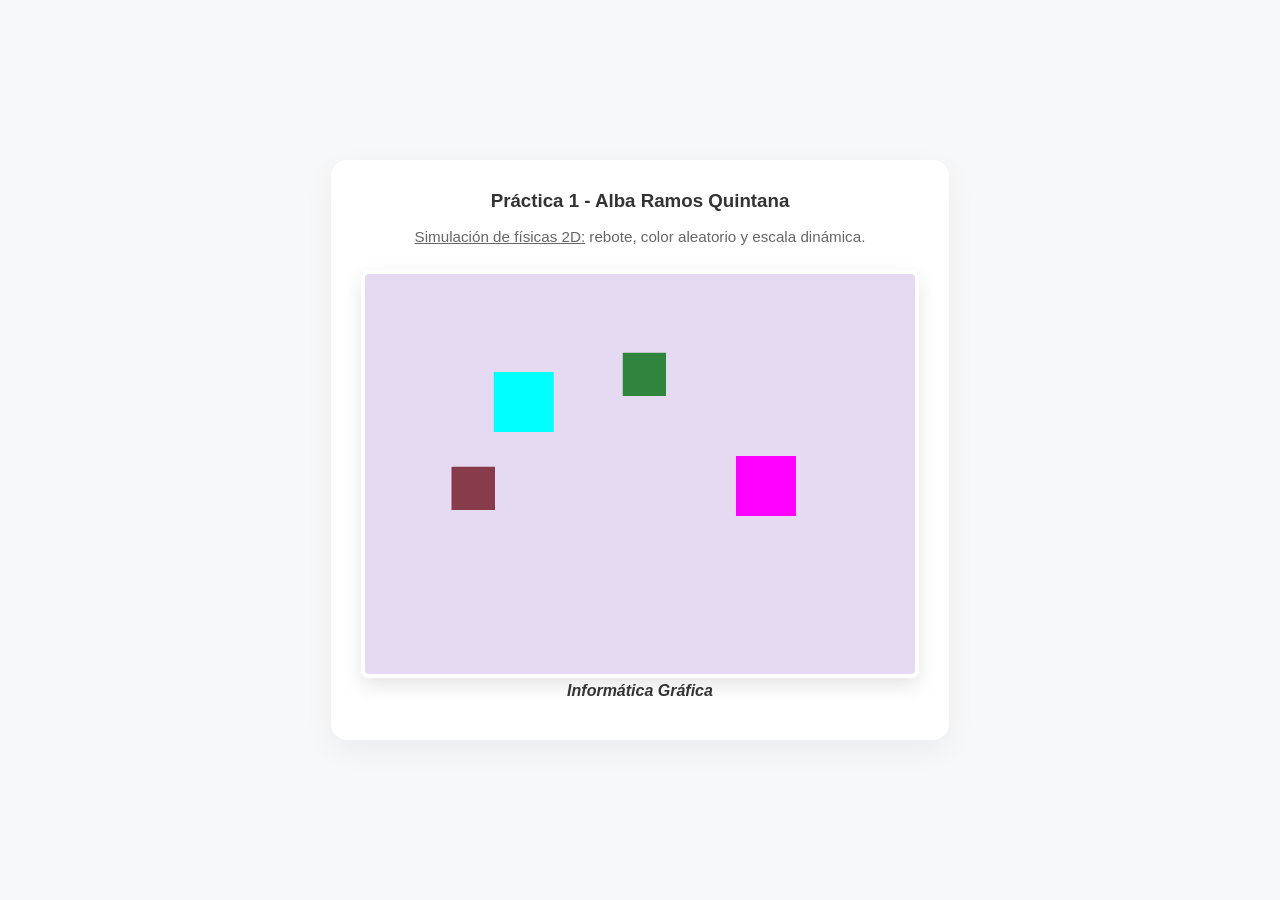
<file: P1/src/index.html>
<!DOCTYPE html>
<html lang="es">
  <head>
    <meta charset="UTF-8" />
    <meta name="viewport" content="width=device-width, initial-scale=1.0" />
    <title>Práctica 1 - Alba Ramos</title>

    <link rel="stylesheet" href="./styles.css" />
  </head>
  <body>
    <div class="contenedor">
      <h3>Práctica 1 - Alba Ramos Quintana</h3>

      <p>
        <u>Simulación de físicas 2D:</u> rebote, color aleatorio y escala
        dinámica.
      </p>

      <canvas id="my_Canvas" width="550" height="400"></canvas>
      <h4><i>Informática Gráfica</i></h4>
    </div>

    <script src="./index.js"></script>
  </body>
</html>
</file>
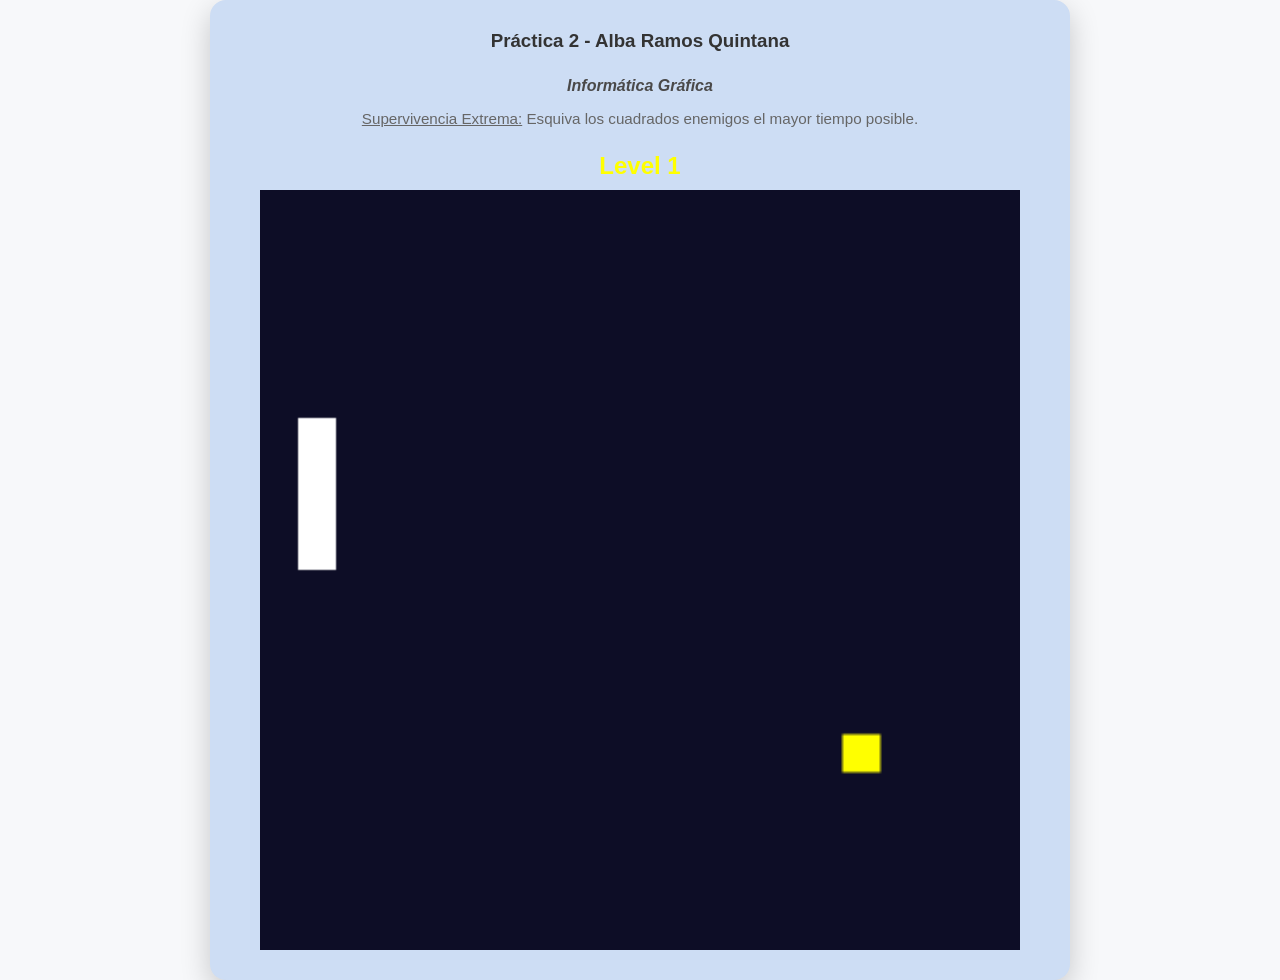
<file: P2/src/index.html>
<!DOCTYPE html>
<html lang="es">
  <head>
    <meta charset="UTF-8" />
    <meta name="viewport" content="width=device-width, initial-scale=1.0" />
    <title>Práctica 2 - Alba Ramos</title>
    <link rel="stylesheet" href="./styles.css" />
  </head>
  <body>
    <div class="contenedor">
      <h3>Práctica 2 - Alba Ramos Quintana</h3>
      <h4><i>Informática Gráfica</i></h4>

      <p>
        <u>Supervivencia Extrema:</u> Esquiva los cuadrados enemigos el mayor
        tiempo posible.
      </p>
      <h2 id="mensaje"></h2>

      <canvas
        style="width: 95%"
        width="400"
        height="400"
        id="my_Canvas"
      ></canvas>

      <button id="btnRestart" style="display: none">🔄️ Restart</button>
    </div>

    <script src="./index.js"></script>
  </body>
</html>
</file>
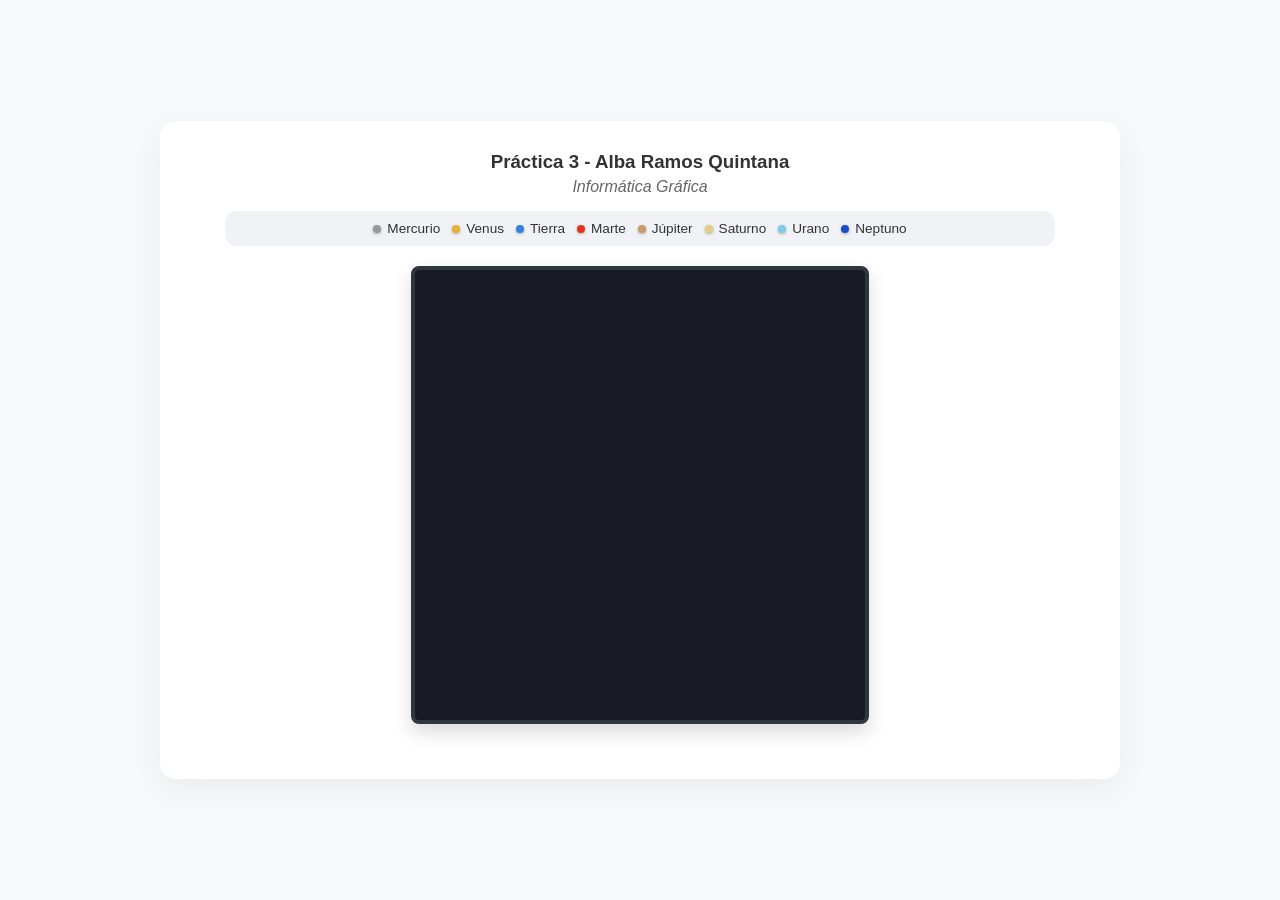
<file: P3/src/index.html>
<!DOCTYPE html>
<html lang="es">
  <head>
    <meta charset="UTF-8" />
    <meta name="viewport" content="width=device-width, initial-scale=1.0" />
    <title>Práctica 3 - Alba Ramos</title>
    <link rel="stylesheet" href="./styles.css" />
  </head>
  <body>
    <div class="contenedor">
      <h3>Práctica 3 - Alba Ramos Quintana</h3>
      <h4><i>Informática Gráfica</i></h4>


      <div class="leyenda">
        <span class="planeta"><span class="dot mercurio"></span> Mercurio</span>
        <span class="planeta"><span class="dot venus"></span> Venus</span>
        <span class="planeta"><span class="dot tierra"></span> Tierra</span>
        <span class="planeta"><span class="dot marte"></span> Marte</span>
        <span class="planeta"><span class="dot jupiter"></span> Júpiter</span>
        <span class="planeta"><span class="dot saturno"></span> Saturno</span>
        <span class="planeta"><span class="dot urano"></span> Urano</span>
        <span class="planeta"><span class="dot neptuno"></span> Neptuno</span>
      </div>

      <canvas
        style="width: 100%; max-width: 450px;"
        width="450"
        height="450"
        id="my_Canvas"
      ></canvas>

      <div id="gui-container"></div>
    </div>

    

    <script src="./index.js"></script>
  </body>
</html>
</file>
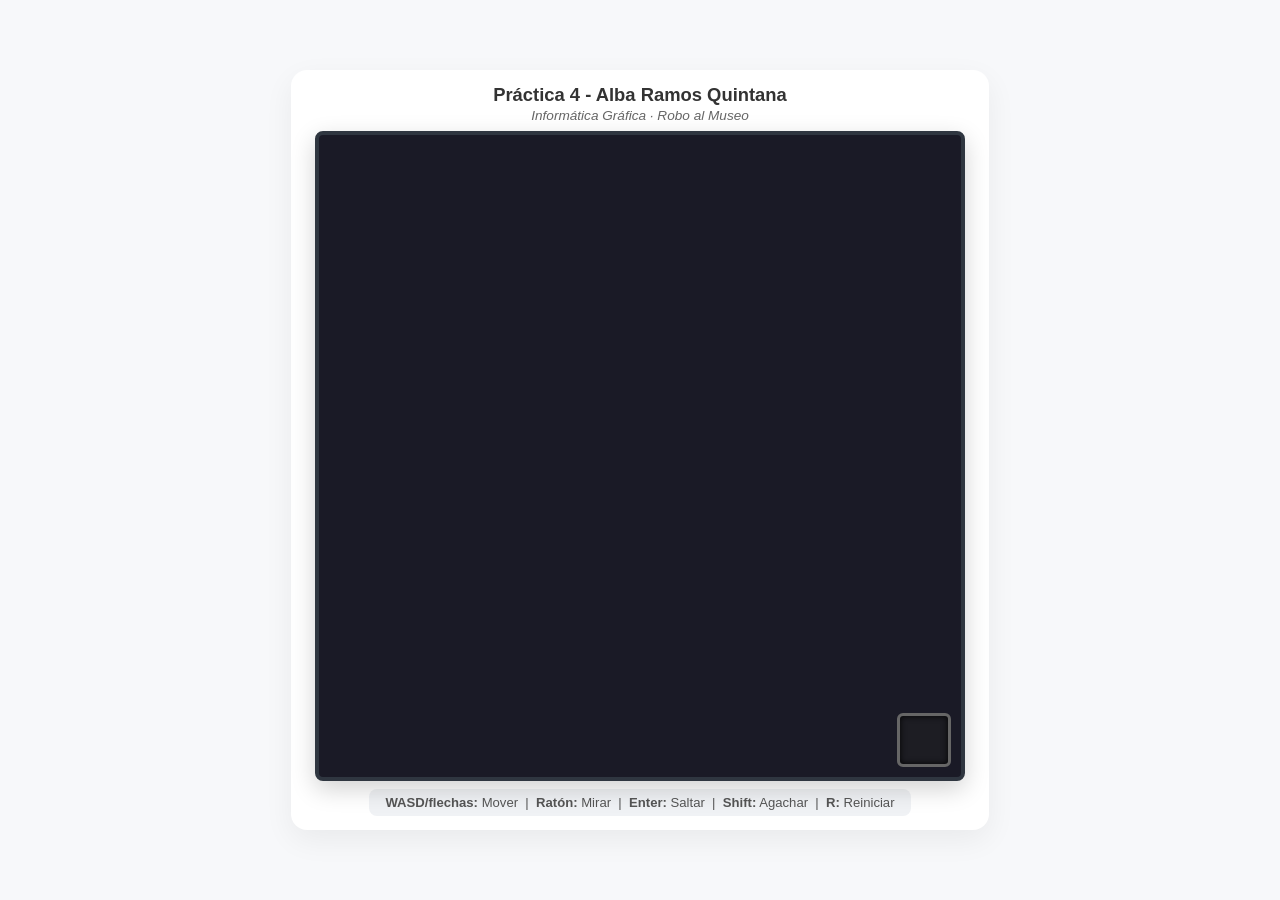
<file: P4/src/index.html>
<!DOCTYPE html>
<html lang="es">
  <head>
    <meta charset="UTF-8" />
    <meta name="viewport" content="width=device-width, initial-scale=1.0" />
    <title>Práctica 4 - Alba Ramos</title>
    <link rel="stylesheet" href="./styles.css" />
  </head>
  <body>
    <div class="contenedor">
      <h3>Práctica 4 - Alba Ramos Quintana</h3>
      <h4><i>Informática Gráfica · Robo al Museo</i></h4>

      <div class="canvas-wrapper">
        <canvas id="my_Canvas" width="600" height="600"></canvas>
        <div id="cartelFinal"></div>
        <div id="inventario"></div>
      </div>

      <div class="controles">
        <b>WASD/flechas:</b> Mover &nbsp;|&nbsp; 
        <b>Ratón:</b> Mirar &nbsp;|&nbsp; 
        <b>Enter:</b> Saltar &nbsp;|&nbsp; 
        <b>Shift:</b> Agachar &nbsp;|&nbsp; 
        <b>R:</b> Reiniciar
      </div>
    </div>

    <script src="./index.js"></script>
  </body>
</html>
</file>
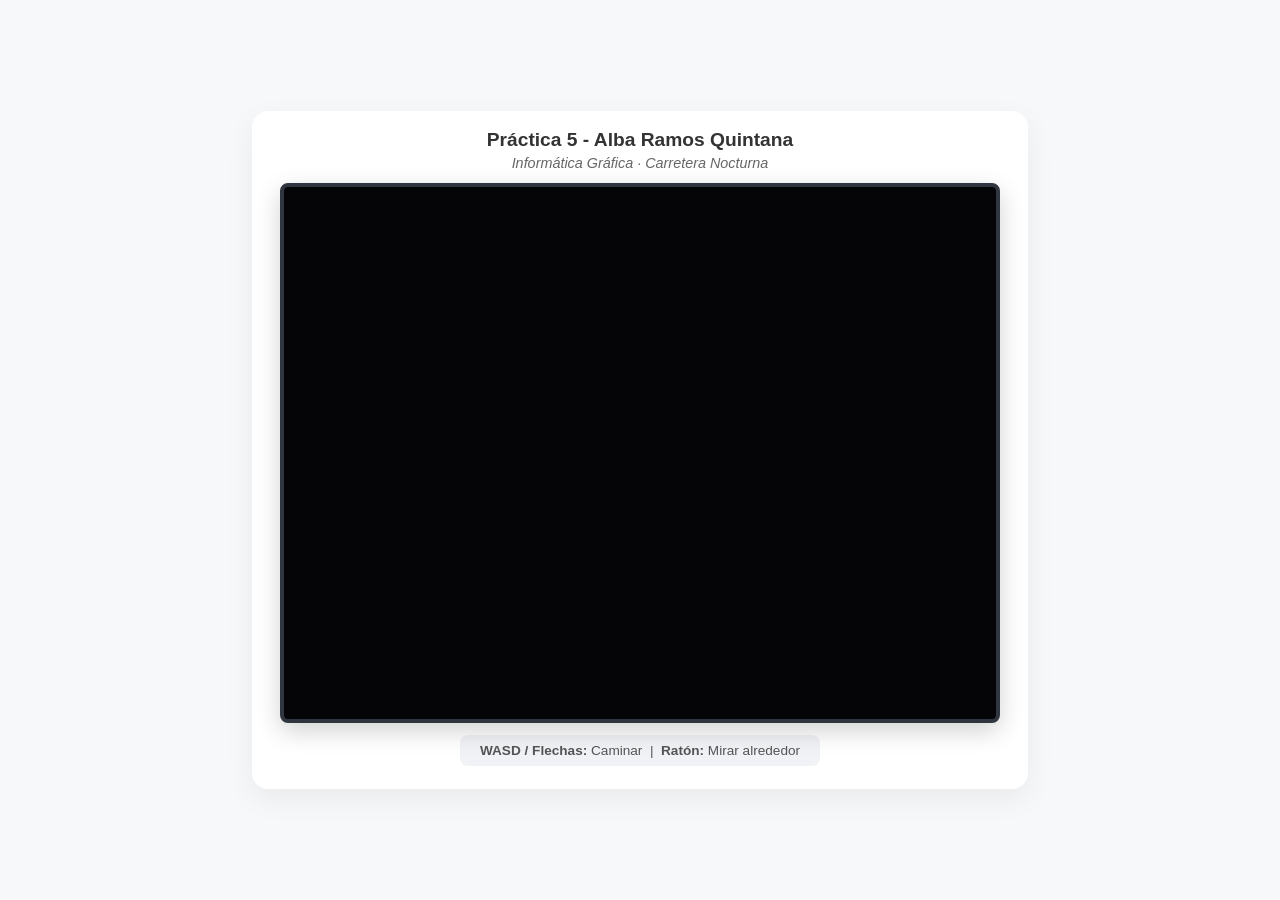
<file: P5/src/index.html>
<!DOCTYPE html>
<html lang="es">
  <head>
    <meta charset="UTF-8" />
    <meta name="viewport" content="width=device-width, initial-scale=1.0" />
    <title>Práctica 5 - Alba Ramos</title>
    <link rel="stylesheet" href="./styles.css" />
  </head>
  <body>
    <div class="contenedor">
      <h3>Práctica 5 - Alba Ramos Quintana</h3>
      <h4><i>Informática Gráfica · Carretera Nocturna</i></h4>

      <div class="canvas-wrapper">
        <canvas id="my_Canvas" width="720" height="540"></canvas>
        <div id="gui-container"></div>
      </div>

      <div class="controles">
        <b>WASD / Flechas:</b> Caminar &nbsp;|&nbsp; 
        <b>Ratón:</b> Mirar alrededor
      </div>
    </div>



    <script src="./index.js"></script>
  </body>
</html>
</file>
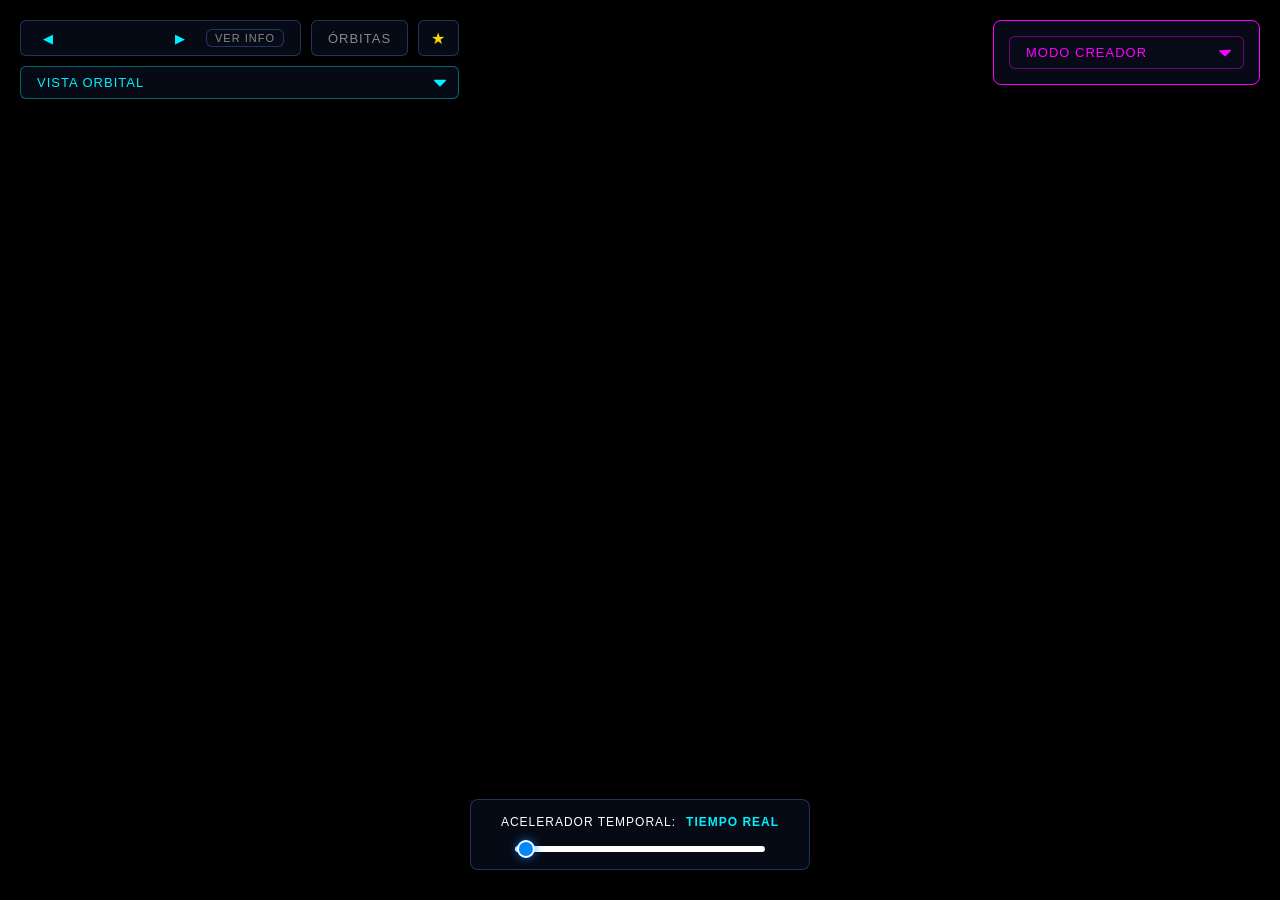
<file: P6/src/index.html>
<html>
  <head>
    <title>Práctica 6 IG - Alba Ramos Quintana</title>
    <meta charset="UTF-8" />
    <link rel="stylesheet" href="styles.css" />
  </head>

  <body>
    <div id="panel-superior">
      <div class="botones-fila">
        <div id="selector-hud" class="btn-espacial" style="display: flex; align-items: center; gap: 10px;">
          <button id="btnAnterior" style="background:transparent; border:none; color:#00f0ff; cursor:pointer;">◀</button>
          <span id="nombreAstroSlider" style="color: #00f0ff; font-weight: bold; min-width: 90px; text-align: center;"></span>
          <button id="btnSiguiente" style="background:transparent; border:none; color:#00f0ff; cursor:pointer;">▶</button>
          <button id="btnVerInfoSlider" class="btn-espacial" style="padding: 2px 8px; font-size: 11px; margin-left: 5px;">Ver Info</button>
        </div>
        
        <button type="button" class="btn-espacial" id="btnOrbitas">Órbitas</button>

        <button type="button" class="btn-espacial" id="btnConstelaciones" title="Activar Constelaciones" style="font-size: 16px; color: #ffd700; padding: 6px 12px;">★</button>

      </div>
      
      <select id="selectorCamara" class="btn-espacial select-camara">
        <option value="orbitar">Vista Orbital</option>
        <option value="pilotar">Pilotar Nave</option>
      </select>
    </div>

    <div id="panel-creador">
      <div id="herramientas-creador" style="display: flex; flex-direction: column; gap: 8px; background: rgba(8, 12, 25, 0.9); padding: 15px; border: 1px solid #ff00ff; border-radius: 8px;">
        
        <select id="selectorHerramientas" class="btn-espacial select-creador">
          <option value="" disabled selected hidden>MODO CREADOR</option>
          <option value="añadir">+ Crear Astro</option>
          <option value="borrar">Borrar Seleccionado</option>
        </select>
        
        <div id="panel-analisis" style="margin-top: 15px; border-top: 1px solid #555; padding-top: 10px; font-size: 13px; color: #ddd; display: none;">
          <div style="color: #ff00ff; font-weight: bold; margin-bottom: 5px;">ANÁLISIS</div>
          <div>Distancia al Sol: <strong id="exo-dist">--</strong></div>
          <div>Clima: <strong id="exo-clima">--</strong></div>
          <div>Habitabilidad: <strong id="exo-hab">--</strong></div>
        </div>
      </div>
    </div>

    <div id="hud-controles">
      <label for="sliderVelocidad">
        Acelerador Temporal: <span id="valorVelocidad" style="color:#00f0ff; font-weight:bold;">Tiempo Real</span>
        <button id="btnReset" title="Volver a Tiempo Real" style="display: none;">↺</button>
      </label>
      <input type="range" id="sliderVelocidad" class="rango-velocidad" min="0" max="0.01" step="0.0001" value="0.0001">
    </div>

    <div id="hud-proximidad" style="display: none;">
      Estás cerca de: <span id="prox-nombre" style="color: #00f0ff;">PLANETA</span>
      <br><span style="font-size: 10px; color: #aaaaaa;">(Pulsa la barra ESPACIADORA para analizar)</span>
    </div>

    <div id="panel-info" style="display: none;">
      <h2 id="info-titulo" style="margin-top: 0; color: #00f0ff; text-transform: uppercase;">PLANETA</h2>
      <div id="info-desc" style="font-size: 14px; line-height: 1.5; text-align: left;">
 
      </div>
      <button id="btnCerrarInfo" class="btn-espacial" style="margin-top: 20px; width: 100%;">Cerrar</button>
    </div>

    <div id="toast-controles" class="toast-controles">
      <h3 id="toast-titulo">MODO</h3>
      <p id="toast-desc">Controles</p>
    </div>    

    <script src="main.js" type="module"></script>
  </body>
</html>
</file>
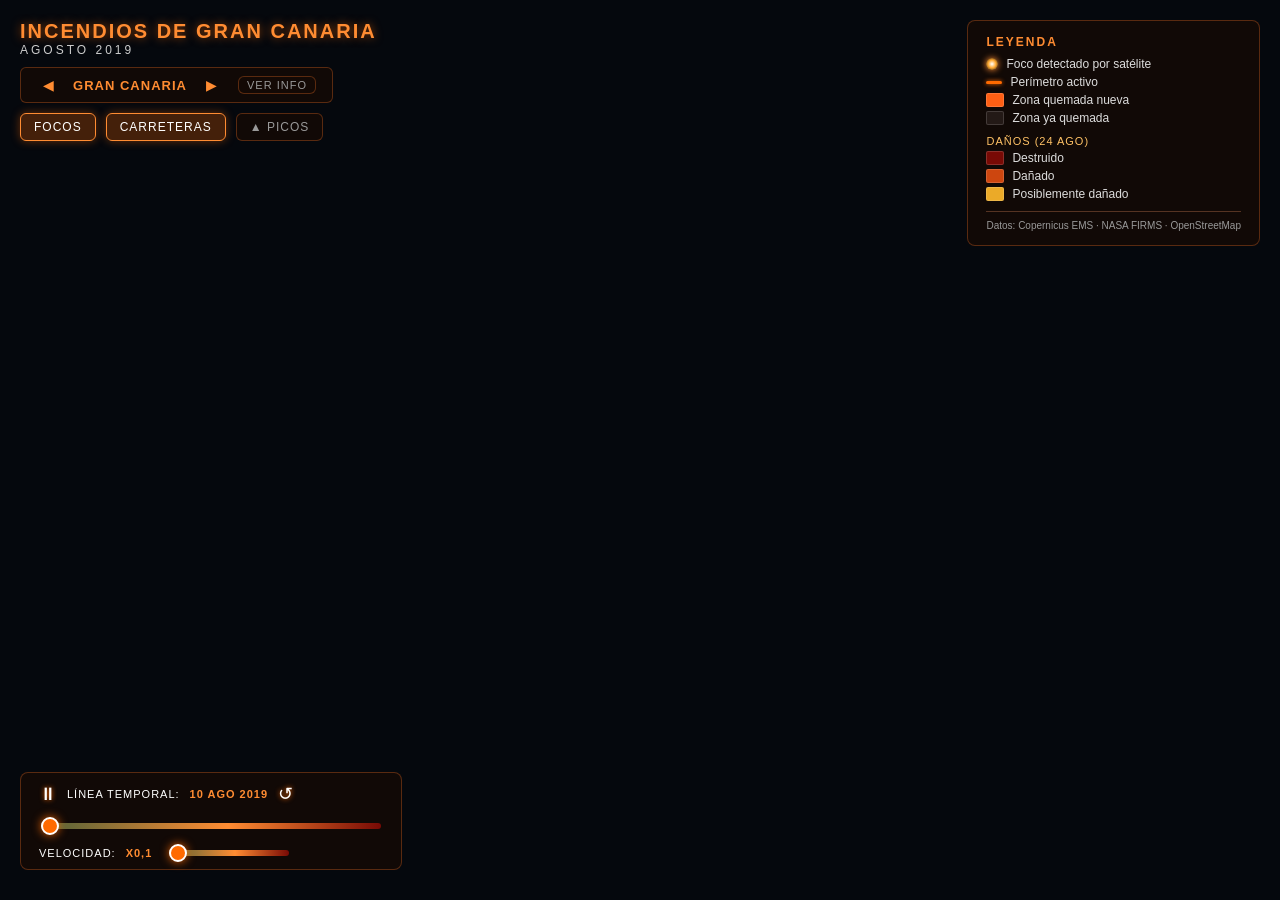
<file: P7/src/index.html>
<html>
  <head>
    <title>Práctica 7 IG - Incendios de Gran Canaria 2019 - Alba Ramos Quintana</title>
    <meta charset="UTF-8" />
    <link rel="stylesheet" href="styles.css" />
  </head>

  <body>
    <div id="app"></div>

    <div id="panel-superior">
      <div id="titulo">
        INCENDIOS DE GRAN CANARIA
        <span class="subtitulo">Agosto 2019</span>
      </div>

      <div class="botones-fila">
        <div id="selector-hud" class="btn-fuego" style="display: flex; align-items: center; gap: 10px;">
          <button id="btnAnterior" class="flecha">◀</button>
          <span id="nombreZonaSlider" class="nombre-zona">GRAN CANARIA</span>
          <button id="btnSiguiente" class="flecha">▶</button>
          <button id="btnVerInfo" class="btn-fuego" style="padding: 2px 8px; font-size: 11px; margin-left: 5px;">Ver Info</button>
        </div>
      </div>

      <div class="botones-fila">
        <button type="button" class="btn-fuego btn-capa activo" id="btnBrasas" title="Focos de calor NASA FIRMS">Focos</button>
        <button type="button" class="btn-fuego btn-capa activo" id="btnOSM" title="Carreteras y edificios de OpenStreetMap">Carreteras</button>
        <button type="button" class="btn-fuego btn-capa" id="btnPicos" title="Picos de referencia">▲ Picos</button>
      </div>
    </div>

    <!-- LEYENDA -->
    <div id="panel-leyenda">
      <div class="leyenda-titulo">LEYENDA</div>
      <div class="leyenda-item"><span class="muestra brasa"></span> Foco detectado por satélite</div>
      <div class="leyenda-item"><span class="muestra linea"></span> Perímetro activo</div>
      <div class="leyenda-item"><span class="muestra" style="background: rgb(255, 95, 20);"></span> Zona quemada nueva</div>
      <div class="leyenda-item"><span class="muestra" style="background: rgb(35, 25, 22);"></span> Zona ya quemada</div>
      <div class="leyenda-subtitulo">Daños (24 ago)</div>
      <div class="leyenda-item"><span class="muestra" style="background: rgb(120, 10, 5);"></span> Destruido</div>
      <div class="leyenda-item"><span class="muestra" style="background: rgb(205, 70, 15);"></span> Dañado</div>
      <div class="leyenda-item"><span class="muestra" style="background: rgb(235, 170, 40);"></span> Posiblemente dañado</div>
      <div class="leyenda-fuente">Datos: Copernicus EMS · NASA FIRMS · OpenStreetMap</div>
    </div>

    <!-- CONTROLES INFERIORES -->
    <div id="hud-controles">
      <label for="sliderTiempo">
        <button id="btnPlay" title="Pausa / Reproducir">⏸</button>
        Línea temporal: <span id="valorTiempo" class="valor">10 ago 2019</span>
        <button id="btnReset" title="Volver al inicio">↺</button>
      </label>
      <input type="range" id="sliderTiempo" class="rango" min="0" max="21600" step="20" value="0" list="marcasTiempo" />
      <datalist id="marcasTiempo"></datalist>

      <div class="fila-controles">
        <label for="sliderVelocidad">
          Velocidad: <span id="valorVelocidad" class="valor">x0,1</span>
        </label>
        <input type="range" id="sliderVelocidad" class="rango rango-corto" min="0.1" max="1" step="0.05" value="0.1" />
      </div>
    </div>

    <!-- FICHA DE CADA INCENDIO -->
    <div id="panel-info" style="display: none;">
      <h2 id="info-titulo">INCENDIO</h2>
      <div id="info-desc"></div>
      <button id="btnCerrarInfo" class="btn-fuego" style="margin-top: 20px; width: 100%;">Cerrar</button>
    </div>

    <!-- AVISO DE CONTROLES -->
    <div id="toast-controles" class="toast-controles">
      <h3 id="toast-titulo">CONTROLES</h3>
      <p id="toast-desc">Controles</p>
    </div>

    <!--S8-->
    <script src="main.js" type="module"></script>
  </body>
</html>
</file>
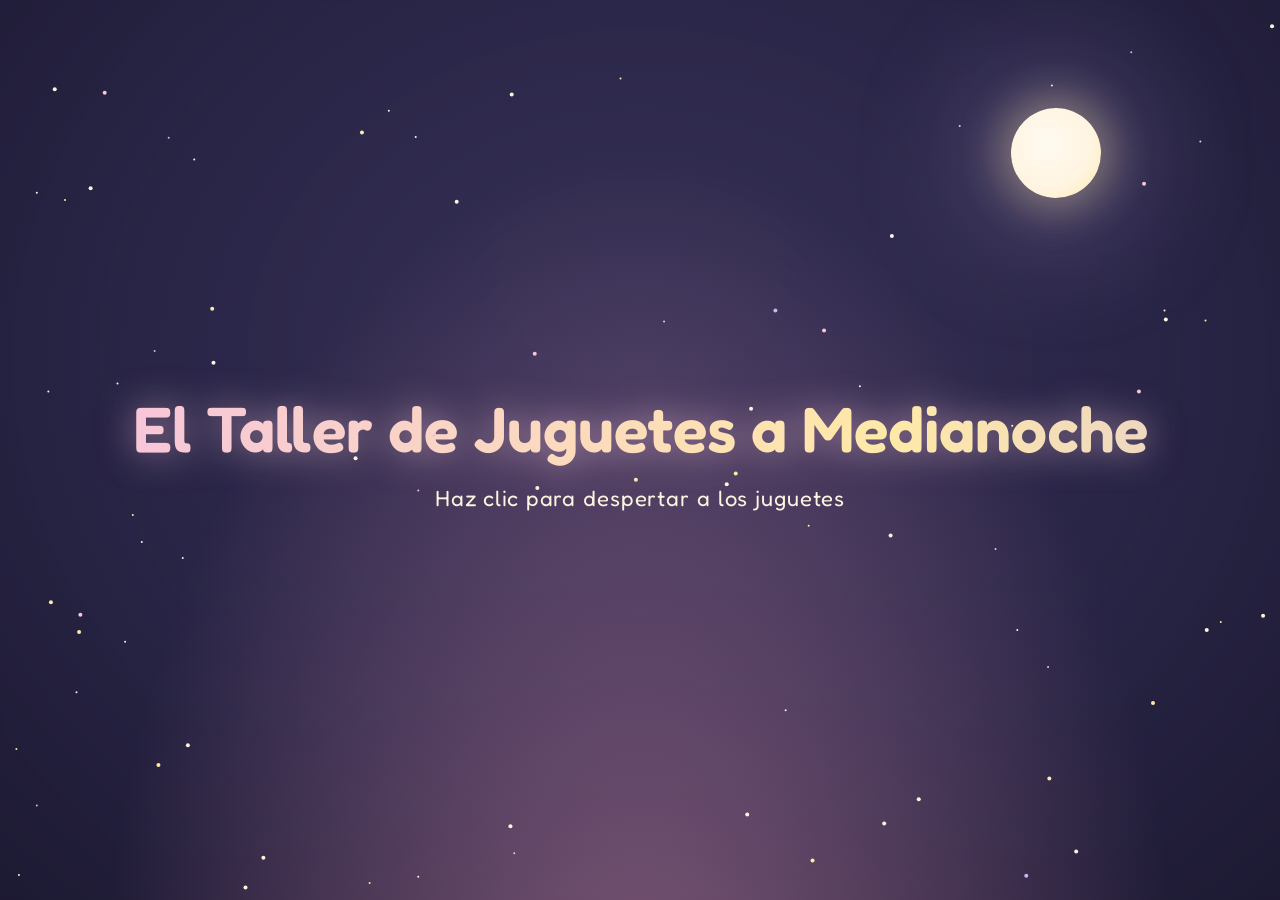
<file: P9/src/index.html>
<!DOCTYPE html>
<html lang="es">
  <head>
    <meta charset="UTF-8" />
    <meta name="viewport" content="width=device-width, initial-scale=1.0" />
    <title>Práctica 9 IG - Alba Ramos Quintana</title>
    <link rel="preconnect" href="https://fonts.googleapis.com" />
    <link rel="preconnect" href="https://fonts.gstatic.com" crossorigin />
    <link href="https://fonts.googleapis.com/css2?family=Fredoka:wght@500;600&display=swap" rel="stylesheet" />
    <link rel="stylesheet" href="./styles.css" />
  </head>
  <body>
    <div id="inicio">
      <div class="luna"></div>
      <h1>El Taller de Juguetes a Medianoche</h1>
      <p>Haz clic para despertar a los juguetes</p>
    </div>

    <div id="toast">
      <b>Ratón</b> girar y zoom · <b>Doble clic</b> lanzar pelotita · <b>R</b> reiniciar · <b>G</b> grabar
    </div>
    <div id="rec">● REC</div>

    <script src="./main.js"></script>
  </body>
</html>
</file>
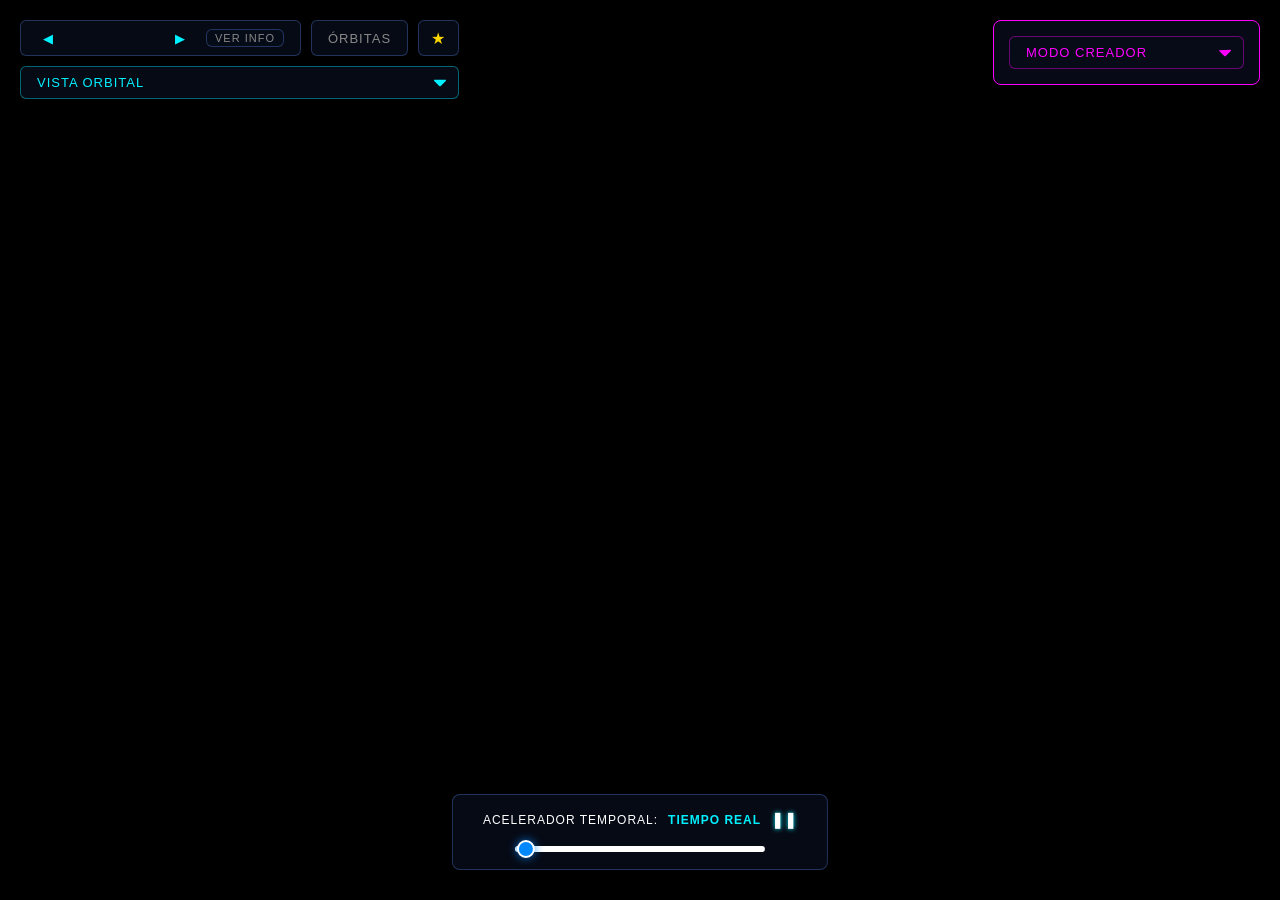
<file: P8/extra/src/index.html>
<html>
  <head>
    <title>Práctica 8 IG - Alba Ramos Quintana</title>
    <meta charset="UTF-8" />
    <link rel="stylesheet" href="styles.css" />
  </head>

  <body>
    <div id="panel-superior">
      <div class="botones-fila">
        <div id="selector-hud" class="btn-espacial" style="display: flex; align-items: center; gap: 10px;">
          <button id="btnAnterior" style="background:transparent; border:none; color:#00f0ff; cursor:pointer;">◀</button>
          <span id="nombreAstroSlider" style="color: #00f0ff; font-weight: bold; min-width: 90px; text-align: center;"></span>
          <button id="btnSiguiente" style="background:transparent; border:none; color:#00f0ff; cursor:pointer;">▶</button>
          <button id="btnVerInfoSlider" class="btn-espacial" style="padding: 2px 8px; font-size: 11px; margin-left: 5px;">Ver Info</button>
        </div>
        
        <button type="button" class="btn-espacial" id="btnOrbitas">Órbitas</button>

        <button type="button" class="btn-espacial" id="btnConstelaciones" title="Activar Constelaciones" style="font-size: 16px; color: #ffd700; padding: 6px 12px;">★</button>

      </div>
      
      <select id="selectorCamara" class="btn-espacial select-camara">
        <option value="orbitar">Vista Orbital</option>
        <option value="pilotar">Pilotar Nave</option>
      </select>
    </div>

    <div id="panel-creador">
      <div id="herramientas-creador" style="display: flex; flex-direction: column; gap: 8px; background: rgba(8, 12, 25, 0.9); padding: 15px; border: 1px solid #ff00ff; border-radius: 8px;">
        
        <select id="selectorHerramientas" class="btn-espacial select-creador">
          <option value="" disabled selected hidden>MODO CREADOR</option>
          <option value="añadir">+ Crear Astro</option>
          <option value="borrar">Borrar Seleccionado</option>
        </select>
        
        <div id="panel-analisis" style="margin-top: 15px; border-top: 1px solid #555; padding-top: 10px; font-size: 13px; color: #ddd; display: none;">
          <div style="color: #ff00ff; font-weight: bold; margin-bottom: 5px;">ANÁLISIS</div>
          <div>Distancia al Sol: <strong id="exo-dist">--</strong></div>
          <div>Clima: <strong id="exo-clima">--</strong></div>
          <div>Habitabilidad: <strong id="exo-hab">--</strong></div>
        </div>
      </div>
    </div>

    <div id="hud-controles">
      <label for="sliderVelocidad">
        Acelerador Temporal: <span id="valorVelocidad" style="color:#00f0ff; font-weight:bold;">Tiempo Real</span>
        <button id="btnPausa" title="Pausar">❚❚</button>
        <button id="btnReset" title="Volver a Tiempo Real" style="display: none;">↺</button>
      </label>
      <input type="range" id="sliderVelocidad" class="rango-velocidad" min="0" max="0.01" step="0.0001" value="0.0001">
    </div>

    <div id="aviso-choque">⚠ CUIDADO ⚠</div>

    <div id="hud-proximidad" style="display: none;">
      Estás cerca de: <span id="prox-nombre" style="color: #00f0ff;">PLANETA</span>
      <br><span style="font-size: 10px; color: #aaaaaa;">(Pulsa la barra ESPACIADORA para analizar)</span>
    </div>

    <div id="panel-info" style="display: none;">
      <h2 id="info-titulo" style="margin-top: 0; color: #00f0ff; text-transform: uppercase;">PLANETA</h2>
      <div id="info-desc" style="font-size: 14px; line-height: 1.5; text-align: left;">
 
      </div>
      <button id="btnCerrarInfo" class="btn-espacial" style="margin-top: 20px; width: 100%;">Cerrar</button>
    </div>

    <div id="toast-controles" class="toast-controles">
      <h3 id="toast-titulo">MODO</h3>
      <p id="toast-desc">Controles</p>
    </div>    

    <script src="main.js" type="module"></script>
  </body>
</html>
</file>
<file: P1/src/styles.css>
body {
  margin: 0;
  min-height: 100vh;
  display: flex;
  flex-direction: column;
  align-items: center;
  justify-content: center;
  background-color: #f7f8fa;
  font-family: "Segoe UI", Roboto, Helvetica, Arial, sans-serif;
}

.contenedor {
  background: white;
  padding: 30px;
  border-radius: 16px;
  box-shadow: 0 10px 30px rgba(0, 0, 0, 0.05);
  text-align: center;
}

h3 {
  margin: 0 0 10px 0;
  color: #333;
  font-weight: 600;
}

h4 {
  margin: 0 0 10px 0;
  color: #333;
  font-weight: 600;
}

p {
  color: #666;
  font-size: 0.95em;
  margin-bottom: 25px;
}

canvas {
  border-radius: 8px;
  box-shadow: 0 8px 20px rgba(0, 0, 0, 0.1);
  border: 4px solid white;
}
</file>
<file: P2/src/styles.css>
body {
  margin: 0;
  min-height: 100vh;
  display: flex;
  flex-direction: column;
  align-items: center;
  justify-content: center;
  background-color: #f7f8fa;
  font-family: "Segoe UI", Roboto, Helvetica, Arial, sans-serif;
}

.contenedor {
  background: #cdddf4;
  padding: 30px;
  border-radius: 16px;
  box-shadow: 0 10px 30px rgba(0, 0, 0, 0.2);
  text-align: center;
  display: flex;
  flex-direction: column;
  align-items: center;
  width: 90%;
  max-width: 800px;
}

h2 {
  margin: 0 0 10px 0;
  font-weight: 600;
}

h3 {
  margin: 0 0 10px 0;
  color: #333;
  font-weight: 600;
}

h4 {
  margin: 15px 0 0 0;
  color: #4a4949;
  font-weight: 600;
}

p {
  color: #666;
  font-size: 0.95em;
  margin-bottom: 25px;
}

#btnRestart {
  background-color: #c2bebf;
  color: white;
  border: none;
  padding: 10px 20px;
  font-size: 1em;
  font-weight: bold;
  border-radius: 8px;
  cursor: pointer;
  margin-bottom: 10px;
  box-shadow: 0 4px 10px rgba(33, 33, 33, 0.3);
  transition: transform 0.2s, background-color 0.2s;
}

#btnRestart:hover {
  background-color: #ff6b81;
  transform: scale(1.05);
}
</file>
<file: P3/src/styles.css>
body {
    margin: 0;
    min-height: 100vh;
    display: flex;
    flex-direction: column;
    align-items: center;
    justify-content: center;
    background-color: #f7f8fa;
    font-family: "Segoe UI", Roboto, Helvetica, Arial, sans-serif;
  }
  
  .contenedor {
    background: white;
    padding: 30px;
    border-radius: 16px;
    box-shadow: 0 10px 30px rgba(0, 0, 0, 0.05);
    text-align: center;
    display: flex;
    flex-direction: column;
    align-items: center;
    width: 90%;
    max-width: 900px;
    position: relative;
  }
  
  h3 {
    margin: 0 0 5px 0;
    color: #333;
    font-weight: 600;
  }
  
  h4 {
    margin: 0 0 15px 0;
    color: #666;
    font-weight: 400;
  }
  
  canvas {
    border-radius: 8px;
    box-shadow: 0 8px 20px rgba(0, 0, 0, 0.15);
    border: 4px solid #2f3640;
    background-color: #1a1a26;
    margin-bottom: 10px;
  }
  
  .leyenda {
    display: flex;
    flex-wrap: wrap;
    justify-content: center;
    gap: 12px;
    margin-bottom: 20px;
    padding: 10px;
    background-color: #f0f2f5;
    border-radius: 12px;
    width: 90%;
  }
  
  .planeta {
    display: flex;
    align-items: center;
    font-size: 0.85em;
    color: #333;
    font-weight: 500;
  }
  
  .dot {
    width: 8px;
    height: 8px;
    min-width: 5px;
    min-height: 5px;
    border-radius: 50%;
    margin-right: 6px;
    display: inline-block;
    flex-shrink: 0; 
    box-shadow: 0 1px 3px rgba(0,0,0,0.3);
  }
  
  .mercurio { background-color: rgb(153, 153, 153); }
  .venus { background-color: rgb(230, 178, 51); }
  .tierra { background-color: rgb(51, 127, 230); }
  .marte { background-color: rgb(230, 51, 26); }
  .jupiter { background-color: rgb(204, 153, 102); }
  .saturno { background-color: rgb(230, 204, 128); }
  .urano { background-color: rgb(128, 204, 230); }
  .neptuno { background-color: rgb(26, 77, 204); }
  
  #gui-container {
    width: 100%;
    display: flex;
    justify-content: center;
    margin-top: 15px;
  }
  
  #gui-container .dg.main {
    width: 100% !important;
    max-width: 350px; 
  }
</file>
<file: P4/src/styles.css>
* {
    box-sizing: border-box;
  }
  
  body {
    margin: 0;
    height: 100vh;
    display: flex;
    flex-direction: column;
    align-items: center;
    justify-content: center;
    background-color: #f7f8fa;
    font-family: "Segoe UI", Roboto, Helvetica, Arial, sans-serif;
    overflow: hidden; 
    padding: 10px;
  }
  
  .contenedor {
    background: white;
    padding: 14px 24px;
    border-radius: 16px;
    box-shadow: 0 10px 30px rgba(0, 0, 0, 0.06);
    text-align: center;
    display: flex;
    flex-direction: column;
    align-items: center;
    width: auto;
    max-width: 95vw;
  }
  
  h3 {
    margin: 0;
    color: #333;
    font-weight: 600;
    font-size: 1.15rem;
  }
  
  h4 {
    margin: 2px 0 8px 0;
    color: #666;
    font-weight: 400;
    font-size: 0.85rem;
  }
  
  .canvas-wrapper {
    position: relative;
    display: inline-block;
    margin-bottom: 8px;
  }
  

  canvas {
    width: min(82vh, 650px);
    height: min(82vh, 650px);
    border-radius: 8px;
    box-shadow: 0 8px 24px rgba(0, 0, 0, 0.18);
    border: 4px solid #2f3640;
    background-color: #1a1a26;
    display: block;
  }
  

  #cartelFinal {
    position: absolute;
    top: 50%;
    left: 50%;
    transform: translate(-50%, -50%);
    font-family: "Courier New", monospace;
    font-size: 48px;
    font-weight: bold;
    text-align: center;
    display: none;
    pointer-events: none;
    text-shadow: 0 0 14px rgba(0, 0, 0, 0.95);
    z-index: 10;
    user-select: none;
  }
  
  #inventario {
    position: absolute;
    bottom: 14px;
    right: 14px;
    width: 54px;
    height: 54px;
    background-color: rgba(30, 30, 35, 0.85);
    border: 3px solid #666;
    border-radius: 6px;
    display: flex;
    align-items: center;
    justify-content: center;
    font-size: 28px;
    box-shadow: inset 0 0 6px rgba(0, 0, 0, 0.9);
    pointer-events: none;
    user-select: none;
    z-index: 5;
    transition: border-color 0.2s ease;
  }
  
  .controles {
    font-size: 0.82em;
    color: #555;
    background-color: #f0f2f5;
    padding: 6px 16px;
    border-radius: 8px;
  }
</file>
<file: P5/src/styles.css>
* {
    box-sizing: border-box;
  }
  
  body {
    margin: 0;
    height: 100vh;
    display: flex;
    flex-direction: column;
    align-items: center;
    justify-content: center;
    background-color: #f7f8fa; 
    font-family: "Segoe UI", Roboto, Helvetica, Arial, sans-serif;
    overflow: auto; 
    padding: 20px;
  }
  
  .contenedor {
    background: white;
    padding: 18px 28px;
    border-radius: 16px;
    box-shadow: 0 10px 30px rgba(0, 0, 0, 0.06);
    text-align: center;
    display: flex;
    flex-direction: column;
    align-items: center;
    width: auto;
    max-width: 95vw;
    position: relative;
  }
  
  h3 {
    margin: 0;
    color: #333;
    font-weight: 600;
    font-size: 1.2rem;
  }
  
  h4 {
    margin: 4px 0 12px 0;
    color: #666;
    font-weight: 400;
    font-size: 0.9rem;
  }
  
  .canvas-wrapper {
    position: relative;
    display: inline-block;
    margin-bottom: 12px;
  }
  
  canvas {
    width: 720px; 
    max-width: 100%; 
    height: 540px;
    border-radius: 8px;
    box-shadow: 0 8px 24px rgba(0, 0, 0, 0.18);
    border: 4px solid #2f3640; 
    background-color: #050508; 
    display: block;
  }
  
  .controles {
    font-size: 0.85em;
    color: #555;
    background-color: #f0f2f5;
    padding: 8px 20px;
    border-radius: 8px;
    margin-bottom: 5px;
  }
  

  #gui-container {
    position: absolute;
    top: 10px;
    left: 10px;
  }
  
  .dg.main {
    border-radius: 6px !important;
    overflow: hidden !important;
    box-shadow: 0 4px 15px rgba(0,0,0,0.15) !important;
  }
</file>
<file: P6/src/styles.css>
html, body {
    margin: 0;
    padding: 0;
    overflow: hidden;
    background-color: #000;
    font-family: 'Segoe UI', Tahoma, Geneva, Verdana, sans-serif;
  }
  
#panel-superior {
    position: absolute;
    top: 20px;
    left: 20px;
    display: flex;
    flex-direction: column; 
    gap: 10px;
    z-index: 10;
  }
  
  .botones-fila {
    display: flex;
    gap: 10px;
  }
  
  .btn-espacial {
    background: rgba(8, 12, 25, 0.85); 
    color: #888888;
    border: 1px solid rgba(100, 150, 255, 0.3); 
    padding: 8px 16px;
    font-size: 13px;
    border-radius: 6px;
    cursor: pointer;
    text-transform: uppercase;
    letter-spacing: 1px;
    transition: all 0.2s;
    outline: none;
  }
  
  .btn-espacial:hover {
    background: rgba(100, 150, 255, 0.2);
    color: #ffffff;
  }
  
  .btn-espacial.activo {
    background: rgba(0, 136, 255, 0.2);
    color: #ffffff;
    border-color: #00f0ff;
    box-shadow: 0 0 10px rgba(0, 240, 255, 0.3);
  }
  
.select-camara {
  color: #00f0ff; 
  background-color: rgba(8, 12, 25, 0.85);
  border: 1px solid rgba(0, 240, 255, 0.4);
  padding: 8px 35px 8px 16px; 
  font-size: 13px;
  border-radius: 6px;
  cursor: pointer;
  text-transform: uppercase;
  letter-spacing: 1px;
  
  appearance: none;
  -webkit-appearance: none;
  -moz-appearance: none;
  transition: all 0.3s ease;
  outline: none;
  
  background-image: url("data:image/svg+xml;charset=US-ASCII,%3Csvg%20xmlns%3D%22http%3A%2F%2Fwww.w3.org%2F2000%2Fsvg%22%20width%3D%22292.4%22%20height%3D%22292.4%22%3E%3Cpath%20fill%3D%22%2300f0ff%22%20d%3D%22M287%2069.4a17.6%2017.6%200%200%200-13-5.4H18.4c-5%200-9.3%201.8-12.9%205.4A17.6%2017.6%200%200%200%200%2082.2c0%205%201.8%209.3%205.4%2012.9l128%20127.9c3.6%203.6%207.8%205.4%2012.8%205.4s9.2-1.8%2012.8-5.4L287%2095c3.5-3.5%205.4-7.8%205.4-12.8%200-5-1.9-9.2-5.5-12.8z%22%2F%3E%3C%2Fsvg%3E");
  background-repeat: no-repeat;
  background-position: right 12px center; 
  background-size: 12px auto; 
}

.select-camara:hover, .select-camara:focus {
  background-color: rgba(0, 136, 255, 0.2);
  border-color: #00f0ff;
  box-shadow: 0 0 10px rgba(0, 240, 255, 0.4);
}

.select-camara option {
  background-color: #080c19;
  color: #00f0ff;
  font-size: 14px;
}
  
  #hud-controles {
    position: absolute;
    bottom: 30px;
    left: 50%;
    transform: translateX(-50%);
    background: rgba(8, 12, 25, 0.85); 
    border: 1px solid rgba(100, 150, 255, 0.3);
    padding: 15px 30px;
    border-radius: 8px;
    display: flex;
    flex-direction: column;
    align-items: center;
    gap: 15px;
    z-index: 10;
    color: #ffffff;
  }
  
  #hud-controles label {
    font-size: 12px;
    text-transform: uppercase;
    letter-spacing: 1px;
    display: flex;
    align-items: center;
    gap: 10px;
  }
  
  #btnReset {
    background: transparent;
    border: none;
    cursor: pointer;
    font-size: 18px;
    padding: 0;
    margin: 0;
    color: #ffffff;
    text-shadow: 0 0 5px #00f0ff; 
  }
  
  #btnReset:hover {
    transform: rotate(-180deg); 
    color: #00f0ff;
  }
  
  input[type=range].rango-velocidad {
    -webkit-appearance: none;
    width: 250px;
    background: transparent;
  }
  
  input[type=range].rango-velocidad:focus {
    outline: none;
  }
  
  input[type=range].rango-velocidad::-webkit-slider-runnable-track {
    width: 100%;
    height: 6px;
    cursor: pointer;
    background: #ffffff; 
    border-radius: 3px;
  }
  
  input[type=range].rango-velocidad::-webkit-slider-thumb {
    height: 18px;
    width: 18px;
    border-radius: 50%;
    background: #0088ff; 
    cursor: pointer;
    -webkit-appearance: none;
    margin-top: -6px; 
    box-shadow: 0 0 10px rgba(0, 136, 255, 0.8); 
    border: 2px solid #fff; 
  }

#hud-proximidad {
    position: absolute;
    top: 100px;
    left: 50%;
    transform: translateX(-50%);
    background: rgba(8, 12, 25, 0.85);
    border: 1px solid #00f0ff;
    box-shadow: 0 0 15px rgba(0, 240, 255, 0.3);
    padding: 10px 20px;
    border-radius: 8px;
    color: white;
    text-align: center;
    font-weight: bold;
    z-index: 20;
    pointer-events: none; 
  }
  
#panel-info {
  position: absolute;
  top: 50%;
  left: 40px; 
  transform: translateY(-50%);
  background: rgba(8, 12, 25, 0.85);
  border: 1px solid rgba(0, 240, 255, 0.5);
  box-shadow: 0 0 30px rgba(0, 240, 255, 0.2);
  padding: 30px;
  border-radius: 12px;
  color: white;
  width: 350px;
  z-index: 30;
  backdrop-filter: blur(5px);
}

#panel-info ul {
  padding-left: 20px;
  margin: 10px 0 25px 0;
}

#panel-info li {
  margin-bottom: 12px;
  color: #cccccc;
}

#panel-info strong {
  color: #ffffff;
}

#btnVerInfoSlider.activo {
  background: rgba(0, 136, 255, 0.5);
  color: #ffffff;
  border-color: #00f0ff;
  box-shadow: 0 0 10px rgba(0, 240, 255, 0.8);
}

#btnConstelaciones.activo {
  background: rgba(255, 215, 0, 0.3);
  color: #ffffff;
  border-color: #ffd700;
  box-shadow: 0 0 15px rgba(255, 215, 0, 0.6);
}

#panel-creador {
  position: absolute;
  top: 20px;
  right: 20px;
  display: flex;
  flex-direction: column;
  align-items: flex-end;
  z-index: 10;
}

.toast-controles {
  position: absolute;
  top: 90px; 
  left: 50%;
  transform: translateX(-50%);
  background: rgba(8, 12, 25, 0.85);
  border: 1px solid rgba(0, 240, 255, 0.5);
  box-shadow: 0 0 20px rgba(0, 240, 255, 0.2);
  padding: 15px 30px;
  border-radius: 8px;
  text-align: center;
  z-index: 100;
  backdrop-filter: blur(5px);
  pointer-events: none; 
  
  opacity: 0;
  visibility: hidden;
  transition: opacity 0.5s ease, visibility 0.5s ease;
}

.toast-controles.mostrar {
  opacity: 1;
  visibility: visible;
}

.toast-controles h3 {
  margin: 0 0 12px 0;
  color: #00f0ff;
  font-size: 15px;
  letter-spacing: 1px;
}

.toast-controles p {
  margin: 0;
  font-size: 13px;
  line-height: 1.8;
  color: #cccccc;
}

.tecla {
  background: rgba(226, 224, 224, 0.39);
  border: 1px solid #555;
  border-bottom: 2px solid #444;
  border-radius: 4px;
  padding: 2px 6px;
  color: #070137;
  font-family: monospace;
  font-weight: bold;
  margin: 0 2px;
}

.select-creador {
  color: #ff00ff; 
  background-color: rgba(8, 12, 25, 0.85);
  border: 1px solid rgba(255, 0, 255, 0.4);
  padding: 8px 35px 8px 16px; 
  font-size: 13px;
  border-radius: 6px;
  cursor: pointer;
  text-transform: uppercase;
  letter-spacing: 1px;
  
  appearance: none;
  -webkit-appearance: none;
  -moz-appearance: none;
  transition: all 0.3s ease;
  outline: none;
  
  background-image: url("data:image/svg+xml;charset=US-ASCII,%3Csvg%20xmlns%3D%22http%3A%2F%2Fwww.w3.org%2F2000%2Fsvg%22%20width%3D%22292.4%22%20height%3D%22292.4%22%3E%3Cpath%20fill%3D%22%23ff00ff%22%20d%3D%22M287%2069.4a17.6%2017.6%200%200%200-13-5.4H18.4c-5%200-9.3%201.8-12.9%205.4A17.6%2017.6%200%200%200%200%22%2F%3E%3Cpath%20fill%3D%22%23ff00ff%22%20d%3D%22M0%2082.2c0%205%201.8%209.3%205.4%2012.9l128%20127.9c3.6%203.6%207.8%205.4%2012.8%205.4s9.2-1.8%2012.8-5.4L287%2095c3.5-3.5%205.4-7.8%205.4-12.8%200-5-1.9-9.2-5.5-12.8z%22%2F%3E%3C%2Fsvg%3E");
  background-repeat: no-repeat;
  background-position: right 12px center; 
  background-size: 12px auto; 
}

.select-creador:hover, .select-creador:focus {
  background-color: rgba(255, 0, 255, 0.2);
  border-color: #ff00ff;
  box-shadow: 0 0 10px rgba(255, 0, 255, 0.4);
}

.select-creador option {
  background-color: #080c19;
  color: #ff00ff;
  font-size: 14px;
}
</file>
<file: P7/src/styles.css>
html, body {
    margin: 0;
    padding: 0;
    overflow: hidden;
    background-color: #05080d;
    font-family: 'Segoe UI', Tahoma, Geneva, Verdana, sans-serif;
  }
  
  /* ----------------- TÍTULO ----------------- */
  
  #titulo {
    color: #ff8c32;
    font-size: 20px;
    font-weight: bold;
    letter-spacing: 2px;
    text-shadow: 0 0 10px rgba(255, 106, 0, 0.6);
    display: flex;
    flex-direction: column;
  }
  
  #titulo .subtitulo {
    color: #cccccc;
    font-size: 12px;
    font-weight: normal;
    letter-spacing: 3px;
    text-transform: uppercase;
    text-shadow: none;
  }
  
  /* ----------------- PANEL SUPERIOR ----------------- */
  
  #panel-superior {
    position: absolute;
    top: 20px;
    left: 20px;
    display: flex;
    flex-direction: column;
    gap: 10px;
    z-index: 10;
  }
  
  .botones-fila {
    display: flex;
    gap: 10px;
  }
  
  .btn-fuego {
    background: rgba(20, 10, 6, 0.85);
    color: #999999;
    border: 1px solid rgba(255, 120, 40, 0.3);
    padding: 8px 16px;
    font-size: 13px;
    border-radius: 6px;
    cursor: pointer;
    text-transform: uppercase;
    letter-spacing: 1px;
    transition: all 0.2s;
    outline: none;
  }
  
  .btn-fuego:hover {
    background: rgba(255, 120, 40, 0.2);
    color: #ffffff;
  }
  
  /* Botones de capas (Focos, Carreteras, Picos): más pequeños */
  .btn-capa {
    padding: 6px 13px;
    font-size: 12px;
  }
  
  .btn-fuego.activo {
    background: rgba(255, 106, 0, 0.25);
    color: #ffffff;
    border-color: #ff8c32;
    box-shadow: 0 0 10px rgba(255, 106, 0, 0.4);
  }
  
  .flecha {
    background: transparent;
    border: none;
    color: #ff8c32;
    cursor: pointer;
    font-size: 14px;
  }
  
  .nombre-zona {
    color: #ff8c32;
    font-weight: bold;
    min-width: 120px;
    text-align: center;
  }
  
  /* ----------------- LEYENDA ----------------- */
  
  #panel-leyenda {
    position: absolute;
    top: 20px;
    right: 20px;
    background: rgba(20, 10, 6, 0.85);
    border: 1px solid rgba(255, 120, 40, 0.3);
    padding: 14px 18px;
    border-radius: 8px;
    color: #dddddd;
    font-size: 12px;
    z-index: 10;
    min-width: 200px;
  }
  
  .leyenda-titulo {
    color: #ff8c32;
    font-weight: bold;
    letter-spacing: 2px;
    margin-bottom: 8px;
  }
  
  .leyenda-subtitulo {
    color: #ffc266;
    margin: 10px 0 4px 0;
    text-transform: uppercase;
    font-size: 11px;
    letter-spacing: 1px;
  }
  
  .leyenda-item {
    display: flex;
    align-items: center;
    gap: 8px;
    margin: 4px 0;
  }
  
  .muestra {
    display: inline-block;
    width: 16px;
    height: 12px;
    border-radius: 2px;
    border: 1px solid rgba(255, 255, 255, 0.15);
  }
  
  .muestra.brasa {
    width: 12px;
    height: 12px;
    border-radius: 50%;
    background: radial-gradient(circle, #ffffff 0%, #ffaa33 45%, rgba(255, 106, 0, 0) 100%);
    border: none;
    box-shadow: 0 0 6px #ff8c32;
  }
  
  .muestra.linea {
    height: 3px;
    background: #ff6a00;
    border: none;
    box-shadow: 0 0 4px #ff6a00;
  }
  
  .leyenda-fuente {
    margin-top: 10px;
    padding-top: 8px;
    border-top: 1px solid #553322;
    font-size: 10px;
    color: #999999;
  }
  
  /* ----------------- CONTROLES INFERIORES ----------------- */
  
  #hud-controles {
    position: absolute;
    bottom: 30px;
    left: 20px;
    background: rgba(20, 10, 6, 0.85);
    border: 1px solid rgba(255, 120, 40, 0.3);
    padding: 10px 18px;
    border-radius: 8px;
    display: flex;
    flex-direction: column;
    align-items: flex-start;
    gap: 8px;
    z-index: 10;
    color: #ffffff;
  }
  
  #hud-controles label {
    font-size: 11px;
    text-transform: uppercase;
    letter-spacing: 1px;
    display: flex;
    align-items: center;
    gap: 10px;
  }
  
  .fila-controles {
    display: flex;
    align-items: center;
    gap: 15px;
  }
  
  .valor {
    color: #ff8c32;
    font-weight: bold;
  }
  
  #btnPlay,
  #btnReset {
    background: transparent;
    border: none;
    cursor: pointer;
    font-size: 18px;
    padding: 0;
    margin: 0;
    color: #ffffff;
    text-shadow: 0 0 5px #ff6a00;
  }
  
  #btnReset:hover {
    transform: rotate(-180deg);
    color: #ff8c32;
  }
  
  #btnPlay:hover {
    color: #ff8c32;
  }
  
  input[type=range].rango {
    -webkit-appearance: none;
    width: 340px;
    background: transparent;
  }
  
  input[type=range].rango-corto {
    width: 120px;
  }
  
  input[type=range].rango:focus {
    outline: none;
  }
  
  input[type=range].rango::-webkit-slider-runnable-track {
    width: 100%;
    height: 6px;
    cursor: pointer;
    /* De verde (antes) a naranja y rojo (fuego) */
    background: linear-gradient(90deg, #4e6238, #ff8c32 55%, #780a05);
    border-radius: 3px;
  }
  
  input[type=range].rango::-webkit-slider-thumb {
    height: 18px;
    width: 18px;
    border-radius: 50%;
    background: #ff6a00;
    cursor: pointer;
    -webkit-appearance: none;
    margin-top: -6px;
    box-shadow: 0 0 10px rgba(255, 106, 0, 0.9);
    border: 2px solid #fff;
  }
  
  input[type=range].rango::-moz-range-track {
    height: 6px;
    background: linear-gradient(90deg, #4e6238, #ff8c32 55%, #780a05);
    border-radius: 3px;
  }
  
  input[type=range].rango::-moz-range-thumb {
    height: 14px;
    width: 14px;
    border-radius: 50%;
    background: #ff6a00;
    border: 2px solid #fff;
    box-shadow: 0 0 10px rgba(255, 106, 0, 0.9);
  }
  
  /* ----------------- FICHA DEL INCENDIO ----------------- */
  
  #panel-info {
    position: absolute;
    top: 50%;
    left: 40px;
    transform: translateY(-50%);
    background: rgba(20, 10, 6, 0.88);
    border: 1px solid rgba(255, 120, 40, 0.5);
    box-shadow: 0 0 30px rgba(255, 106, 0, 0.2);
    padding: 30px;
    border-radius: 12px;
    color: white;
    width: 340px;
    z-index: 30;
    backdrop-filter: blur(5px);
  }
  
  #panel-info h2 {
    margin-top: 0;
    color: #ff8c32;
    text-transform: uppercase;
  }
  
  #info-desc {
    font-size: 14px;
    line-height: 1.5;
  }
  
  #panel-info ul {
    padding-left: 20px;
    margin: 10px 0 10px 0;
  }
  
  #panel-info li {
    margin-bottom: 10px;
    color: #cccccc;
  }
  
  #panel-info strong {
    color: #ffffff;
  }
  
  #btnVerInfo.activo {
    background: rgba(255, 106, 0, 0.5);
    color: #ffffff;
    border-color: #ff8c32;
    box-shadow: 0 0 10px rgba(255, 106, 0, 0.8);
  }
  
  /* ----------------- AVISO DE CONTROLES ----------------- */
  
  .toast-controles {
    position: absolute;
    bottom: 30px;
    right: 20px;
    background: rgba(20, 10, 6, 0.88);
    border: 1px solid rgba(255, 120, 40, 0.5);
    box-shadow: 0 0 20px rgba(255, 106, 0, 0.2);
    padding: 12px 20px;
    border-radius: 8px;
    text-align: left;
    z-index: 100;
    backdrop-filter: blur(5px);
    pointer-events: none;
  
    opacity: 0;
    visibility: hidden;
    transition: opacity 0.5s ease, visibility 0.5s ease;
  }
  
  .toast-controles.mostrar {
    opacity: 1;
    visibility: visible;
  }
  
  .toast-controles h3 {
    margin: 0 0 12px 0;
    color: #ff8c32;
    font-size: 15px;
    letter-spacing: 1px;
  }
  
  .toast-controles p {
    margin: 0;
    font-size: 13px;
    line-height: 1.8;
    color: #cccccc;
  }
  
  .tecla {
    background: rgba(226, 224, 224, 0.39);
    border: 1px solid #555;
    border-bottom: 2px solid #444;
    border-radius: 4px;
    padding: 2px 6px;
    color: #2a1206;
    font-family: monospace;
    font-weight: bold;
    margin: 0 2px;
  }
</file>
<file: P9/src/styles.css>
html, body { margin: 0; height: 100%; overflow: hidden; background: #1d1a33; font-family: "Fredoka", sans-serif; }
canvas { display: block; }

#inicio {
  position: fixed; inset: 0; z-index: 10; overflow: hidden;
  display: flex; flex-direction: column; align-items: center; justify-content: center;
  text-align: center; color: #fff4e0; cursor: pointer;
  background:
    radial-gradient(ellipse at 50% 120%, rgba(238, 155, 187, 0.45), transparent 60%),
    radial-gradient(ellipse at 50% 40%, rgba(74, 66, 112, 0.6) 0%, rgba(46, 42, 79, 0.72) 55%, rgba(29, 26, 51, 0.85) 100%);
  backdrop-filter: blur(2px); -webkit-backdrop-filter: blur(2px);
  transition: opacity 1.2s ease, transform 1.2s ease;
}
#inicio.oculto { opacity: 0; transform: scale(1.08); pointer-events: none; }

#inicio::before, #inicio::after {
  content: ""; position: absolute; top: 0; left: 0; width: 2px; height: 2px; border-radius: 50%;
}
#inicio::before {
  box-shadow:
    32.4vw 15.1vh 0 0 #fff4e0,
    82.1vw 9.4vh 0 0 #fff4e0,
    3.7vw 43.4vh 0 0 #fff4e0,
    9.1vw 42.5vh 0 0 #fff4e0,
    63.1vw 58.3vh 0 0 #ffe9a8,
    5.0vw 22.1vh 0 0 #ffe9a8,
    41.9vw 54.1vh 0 1px #fff4e0,
    10.3vw 57.1vh 0 0 #ffe9a8,
    9.7vw 71.2vh 0 0 #fff4e0,
    49.6vw 53.2vh 0 1px #ffe9a8,
    58.6vw 45.3vh 0 1px #fff4e0,
    79.4vw 69.9vh 0 0 #fff4e0,
    57.4vw 52.5vh 0 1px #ffe9a8,
    28.8vw 98.0vh 0 0 #ffe9a8,
    16.5vw 34.2vh 0 1px #ffe9a8,
    3.9vw 66.8vh 0 1px #ffe9a8,
    69.5vw 59.4vh 0 1px #fff4e0,
    84.0vw 94.5vh 0 1px #fff4e0,
    6.1vw 70.1vh 0 1px #ffe9a8,
    71.7vw 88.7vh 0 1px #fff4e0,
    94.1vw 35.5vh 0 0 #ffe9a8,
    5.9vw 76.8vh 0 0 #fff4e0,
    39.8vw 91.7vh 0 1px #fff4e0,
    16.6vw 40.2vh 0 1px #fff4e0,
    81.9vw 86.4vh 0 1px #ffe9a8,
    98.6vw 68.3vh 0 1px #fff4e0,
    15.1vw 17.6vh 0 0 #fff4e0,
    1.2vw 83.1vh 0 0 #ffe9a8,
    28.2vw 14.6vh 0 1px #ffe9a8,
    95.3vw 69.0vh 0 0 #ffe9a8,
    90.0vw 78.0vh 0 1px #ffe9a8,
    39.9vw 10.4vh 0 1px #fff4e0,
    19.1vw 98.5vh 0 1px #fff4e0,
    11.0vw 60.1vh 0 0 #fff4e0,
    56.7vw 53.7vh 0 1px #fff4e0,
    7.0vw 20.8vh 0 1px #fff4e0,
    63.4vw 95.5vh 0 1px #ffe9a8,
    12.3vw 84.9vh 0 1px #ffe9a8,
    48.4vw 8.6vh 0 0 #ffe9a8,
    74.0vw 47.9vh 0 0 #fff4e0,
    20.5vw 95.2vh 0 1px #fff4e0,
    69.0vw 91.4vh 0 1px #fff4e0,
    69.6vw 26.1vh 0 1px #fff4e0,
    35.6vw 22.3vh 0 1px #fff4e0,
    61.3vw 78.8vh 0 0 #fff4e0;
  animation: titilar 3s ease-in-out infinite alternate;
}
#inicio::after {
  box-shadow:
    81.8vw 74.0vh 0 0 #f7c6d9,
    51.8vw 35.6vh 0 0 #f7c6d9,
    79.0vw 47.2vh 0 0 #fff4e0,
    60.5vw 34.4vh 0 1px #cdb4f0,
    8.1vw 10.2vh 0 1px #f7c6d9,
    33.8vw 48.3vh 0 0 #cdb4f0,
    90.9vw 34.4vh 0 0 #fff4e0,
    12.0vw 38.9vh 0 0 #cdb4f0,
    88.9vw 43.4vh 0 1px #f7c6d9,
    80.1vw 97.2vh 0 1px #cdb4f0,
    40.1vw 94.7vh 0 0 #f7c6d9,
    99.3vw 2.8vh 0 1px #fff4e0,
    14.6vw 82.7vh 0 1px #fff4e0,
    93.7vw 15.6vh 0 0 #f7c6d9,
    1.4vw 97.1vh 0 0 #fff4e0,
    74.9vw 13.9vh 0 0 #f7c6d9,
    2.8vw 21.3vh 0 0 #fff4e0,
    32.6vw 54.4vh 0 0 #f7c6d9,
    91.0vw 35.4vh 0 1px #fff4e0,
    58.3vw 90.4vh 0 1px #fff4e0,
    13.1vw 15.2vh 0 0 #cdb4f0,
    77.7vw 60.9vh 0 0 #f7c6d9,
    14.2vw 61.9vh 0 0 #fff4e0,
    6.2vw 68.2vh 0 1px #f7c6d9,
    88.3vw 5.7vh 0 0 #cdb4f0,
    4.2vw 9.8vh 0 1px #fff4e0,
    2.8vw 89.4vh 0 0 #cdb4f0,
    32.6vw 97.3vh 0 0 #fff4e0,
    27.7vw 50.8vh 0 1px #fff4e0,
    94.2vw 69.9vh 0 1px #fff4e0,
    89.3vw 20.3vh 0 1px #f7c6d9,
    41.7vw 39.2vh 0 1px #f7c6d9,
    67.1vw 42.8vh 0 0 #fff4e0,
    30.3vw 12.2vh 0 0 #fff4e0,
    64.3vw 36.6vh 0 1px #f7c6d9;
  animation: titilar 4.5s ease-in-out 1.5s infinite alternate;
}
@keyframes titilar { from { opacity: 0.25; } to { opacity: 1; } }

#inicio .luna {
  position: absolute; top: 12%; right: 14%; width: 90px; height: 90px; border-radius: 50%;
  background: radial-gradient(circle at 40% 40%, #fffaf0, #fff4e0 60%, #ffe9a8);
  box-shadow: 0 0 40px 12px rgba(255, 233, 168, 0.35), 0 0 120px 40px rgba(205, 180, 240, 0.25);
  animation: flotar 6s ease-in-out infinite;
}

#inicio h1 {
  position: relative; margin: 0 0 18px; font-weight: 600; font-size: clamp(30px, 5.5vw, 64px);
  background: linear-gradient(90deg, #f7c6d9, #ffe9a8, #cdb4f0, #bfe3f7, #f7c6d9);
  background-size: 300% 100%;
  -webkit-background-clip: text; background-clip: text; color: transparent;
  filter: drop-shadow(0 0 18px rgba(247, 198, 217, 0.55));
  animation: brillo 6s linear infinite, flotar 5s ease-in-out infinite;
}
@keyframes brillo { to { background-position: 300% 0; } }
@keyframes flotar { 0%, 100% { transform: translateY(0); } 50% { transform: translateY(-10px); } }

#inicio p {
  position: relative; margin: 0; font-size: clamp(16px, 2vw, 22px); letter-spacing: 0.04em;
  animation: latido 2.4s ease-in-out infinite;
}
@keyframes latido { 0%, 100% { opacity: 0.55; } 50% { opacity: 1; } }

#toast {
  position: fixed; left: 50%; bottom: 28px; transform: translate(-50%, 20px);
  padding: 12px 20px; border-radius: 999px; z-index: 5;
  background: rgba(255, 244, 224, 0.7);
  backdrop-filter: blur(6px); -webkit-backdrop-filter: blur(6px); color: #4a4270; font-size: 15px;
  box-shadow: 0 6px 20px rgba(29, 26, 51, 0.25);
  opacity: 0; pointer-events: none; transition: opacity 0.5s, transform 0.5s;
}
#toast.visible { opacity: 1; transform: translate(-50%, 0); }
#toast b { color: #c2588a; }

#rec {
  position: fixed; top: 14px; right: 14px; padding: 6px 12px; border-radius: 999px;
  background: #e8475f; color: white; font-weight: 600; z-index: 5; display: none;
}
#rec.activo { display: block; animation: parpadeo 1s infinite; }
@keyframes parpadeo { 50% { opacity: 0.4; } }
</file>
<file: P8/extra/src/styles.css>
html, body {
  margin: 0;
  padding: 0;
  overflow: hidden;
  background-color: #000;
  font-family: 'Segoe UI', Tahoma, Geneva, Verdana, sans-serif;
}

#panel-superior {
  position: absolute;
  top: 20px;
  left: 20px;
  display: flex;
  flex-direction: column; 
  gap: 10px;
  z-index: 10;
}

.botones-fila {
  display: flex;
  gap: 10px;
}

.btn-espacial {
  background: rgba(8, 12, 25, 0.85); 
  color: #888888;
  border: 1px solid rgba(100, 150, 255, 0.3); 
  padding: 8px 16px;
  font-size: 13px;
  border-radius: 6px;
  cursor: pointer;
  text-transform: uppercase;
  letter-spacing: 1px;
  transition: all 0.2s;
  outline: none;
}

.btn-espacial:hover {
  background: rgba(100, 150, 255, 0.2);
  color: #ffffff;
}

.btn-espacial.activo {
  background: rgba(0, 136, 255, 0.2);
  color: #ffffff;
  border-color: #00f0ff;
  box-shadow: 0 0 10px rgba(0, 240, 255, 0.3);
}

.select-camara {
color: #00f0ff; 
background-color: rgba(8, 12, 25, 0.85);
border: 1px solid rgba(0, 240, 255, 0.4);
padding: 8px 35px 8px 16px; 
font-size: 13px;
border-radius: 6px;
cursor: pointer;
text-transform: uppercase;
letter-spacing: 1px;

appearance: none;
-webkit-appearance: none;
-moz-appearance: none;
transition: all 0.3s ease;
outline: none;

background-image: url("data:image/svg+xml;charset=US-ASCII,%3Csvg%20xmlns%3D%22http%3A%2F%2Fwww.w3.org%2F2000%2Fsvg%22%20width%3D%22292.4%22%20height%3D%22292.4%22%3E%3Cpath%20fill%3D%22%2300f0ff%22%20d%3D%22M287%2069.4a17.6%2017.6%200%200%200-13-5.4H18.4c-5%200-9.3%201.8-12.9%205.4A17.6%2017.6%200%200%200%200%2082.2c0%205%201.8%209.3%205.4%2012.9l128%20127.9c3.6%203.6%207.8%205.4%2012.8%205.4s9.2-1.8%2012.8-5.4L287%2095c3.5-3.5%205.4-7.8%205.4-12.8%200-5-1.9-9.2-5.5-12.8z%22%2F%3E%3C%2Fsvg%3E");
background-repeat: no-repeat;
background-position: right 12px center; 
background-size: 12px auto; 
}

.select-camara:hover, .select-camara:focus {
background-color: rgba(0, 136, 255, 0.2);
border-color: #00f0ff;
box-shadow: 0 0 10px rgba(0, 240, 255, 0.4);
}

.select-camara option {
background-color: #080c19;
color: #00f0ff;
font-size: 14px;
}

#hud-controles {
  position: absolute;
  bottom: 30px;
  left: 50%;
  transform: translateX(-50%);
  background: rgba(8, 12, 25, 0.85); 
  border: 1px solid rgba(100, 150, 255, 0.3);
  padding: 15px 30px;
  border-radius: 8px;
  display: flex;
  flex-direction: column;
  align-items: center;
  gap: 15px;
  z-index: 10;
  color: #ffffff;
}

#hud-controles label {
  font-size: 12px;
  text-transform: uppercase;
  letter-spacing: 1px;
  display: flex;
  align-items: center;
  gap: 10px;
}

#btnReset {
  background: transparent;
  border: none;
  cursor: pointer;
  font-size: 18px;
  padding: 0;
  margin: 0;
  color: #ffffff;
  text-shadow: 0 0 5px #00f0ff; 
}

#btnReset:hover {
  transform: rotate(-180deg); 
  color: #00f0ff;
}

#btnPausa {
  background: transparent;
  border: none;
  cursor: pointer;
  font-size: 16px;
  padding: 0;
  margin: 0;
  color: #ffffff;
  text-shadow: 0 0 5px #00f0ff;
}

#btnPausa:hover {
  color: #00f0ff;
}

input[type=range].rango-velocidad {
  -webkit-appearance: none;
  width: 250px;
  background: transparent;
}

input[type=range].rango-velocidad:focus {
  outline: none;
}

input[type=range].rango-velocidad::-webkit-slider-runnable-track {
  width: 100%;
  height: 6px;
  cursor: pointer;
  background: #ffffff; 
  border-radius: 3px;
}

input[type=range].rango-velocidad::-webkit-slider-thumb {
  height: 18px;
  width: 18px;
  border-radius: 50%;
  background: #0088ff; 
  cursor: pointer;
  -webkit-appearance: none;
  margin-top: -6px; 
  box-shadow: 0 0 10px rgba(0, 136, 255, 0.8); 
  border: 2px solid #fff; 
}

#hud-proximidad {
  position: absolute;
  top: 100px;
  left: 50%;
  transform: translateX(-50%);
  background: rgba(8, 12, 25, 0.85);
  border: 1px solid #00f0ff;
  box-shadow: 0 0 15px rgba(0, 240, 255, 0.3);
  padding: 10px 20px;
  border-radius: 8px;
  color: white;
  text-align: center;
  font-weight: bold;
  z-index: 20;
  pointer-events: none; 
}

#panel-info {
position: absolute;
top: 50%;
left: 40px; 
transform: translateY(-50%);
background: rgba(8, 12, 25, 0.85);
border: 1px solid rgba(0, 240, 255, 0.5);
box-shadow: 0 0 30px rgba(0, 240, 255, 0.2);
padding: 30px;
border-radius: 12px;
color: white;
width: 350px;
z-index: 30;
backdrop-filter: blur(5px);
}

#panel-info ul {
padding-left: 20px;
margin: 10px 0 25px 0;
}

#panel-info li {
margin-bottom: 12px;
color: #cccccc;
}

#panel-info strong {
color: #ffffff;
}

#btnVerInfoSlider.activo {
background: rgba(0, 136, 255, 0.5);
color: #ffffff;
border-color: #00f0ff;
box-shadow: 0 0 10px rgba(0, 240, 255, 0.8);
}

#btnConstelaciones.activo {
background: rgba(255, 215, 0, 0.3);
color: #ffffff;
border-color: #ffd700;
box-shadow: 0 0 15px rgba(255, 215, 0, 0.6);
}

#panel-creador {
position: absolute;
top: 20px;
right: 20px;
display: flex;
flex-direction: column;
align-items: flex-end;
z-index: 10;
}

.toast-controles {
position: absolute;
top: 90px; 
left: 50%;
transform: translateX(-50%);
background: rgba(8, 12, 25, 0.85);
border: 1px solid rgba(0, 240, 255, 0.5);
box-shadow: 0 0 20px rgba(0, 240, 255, 0.2);
padding: 15px 30px;
border-radius: 8px;
text-align: center;
z-index: 100;
backdrop-filter: blur(5px);
pointer-events: none; 

opacity: 0;
visibility: hidden;
transition: opacity 0.5s ease, visibility 0.5s ease;
}

.toast-controles.mostrar {
opacity: 1;
visibility: visible;
}

.toast-controles h3 {
margin: 0 0 12px 0;
color: #00f0ff;
font-size: 15px;
letter-spacing: 1px;
}

.toast-controles p {
margin: 0;
font-size: 13px;
line-height: 1.8;
color: #cccccc;
}

.tecla {
background: rgba(226, 224, 224, 0.39);
border: 1px solid #555;
border-bottom: 2px solid #444;
border-radius: 4px;
padding: 2px 6px;
color: #070137;
font-family: monospace;
font-weight: bold;
margin: 0 2px;
}

.select-creador {
color: #ff00ff; 
background-color: rgba(8, 12, 25, 0.85);
border: 1px solid rgba(255, 0, 255, 0.4);
padding: 8px 35px 8px 16px; 
font-size: 13px;
border-radius: 6px;
cursor: pointer;
text-transform: uppercase;
letter-spacing: 1px;

appearance: none;
-webkit-appearance: none;
-moz-appearance: none;
transition: all 0.3s ease;
outline: none;

background-image: url("data:image/svg+xml;charset=US-ASCII,%3Csvg%20xmlns%3D%22http%3A%2F%2Fwww.w3.org%2F2000%2Fsvg%22%20width%3D%22292.4%22%20height%3D%22292.4%22%3E%3Cpath%20fill%3D%22%23ff00ff%22%20d%3D%22M287%2069.4a17.6%2017.6%200%200%200-13-5.4H18.4c-5%200-9.3%201.8-12.9%205.4A17.6%2017.6%200%200%200%200%22%2F%3E%3Cpath%20fill%3D%22%23ff00ff%22%20d%3D%22M0%2082.2c0%205%201.8%209.3%205.4%2012.9l128%20127.9c3.6%203.6%207.8%205.4%2012.8%205.4s9.2-1.8%2012.8-5.4L287%2095c3.5-3.5%205.4-7.8%205.4-12.8%200-5-1.9-9.2-5.5-12.8z%22%2F%3E%3C%2Fsvg%3E");
background-repeat: no-repeat;
background-position: right 12px center; 
background-size: 12px auto; 
}

.select-creador:hover, .select-creador:focus {
background-color: rgba(255, 0, 255, 0.2);
border-color: #ff00ff;
box-shadow: 0 0 10px rgba(255, 0, 255, 0.4);
}

.select-creador option {
background-color: #080c19;
color: #ff00ff;
font-size: 14px;
}

#aviso-choque {
position: absolute;
top: 50%;
left: 50%;
transform: translate(-50%, -50%);
color: #ff3030;
font-size: 64px;
font-weight: 900;
letter-spacing: 8px;
text-shadow: 0 0 10px #ff0000, 0 0 30px #ff0000, 0 0 60px #880000;
opacity: 0;
pointer-events: none;
z-index: 30;
}

#aviso-choque.activo {
animation: aviso-choque 0.9s ease-out;
}

@keyframes aviso-choque {
0%   { opacity: 0; transform: translate(-50%, -50%) scale(1.6); }
10%  { opacity: 1; transform: translate(-48%, -50%) scale(1.0); }
20%  { transform: translate(-52%, -50%); }
30%  { transform: translate(-49%, -51%); }
40%  { transform: translate(-51%, -49%); }
50%  { opacity: 1; transform: translate(-50%, -50%); }
100% { opacity: 0; transform: translate(-50%, -50%) scale(1.1); }
}
</file>
